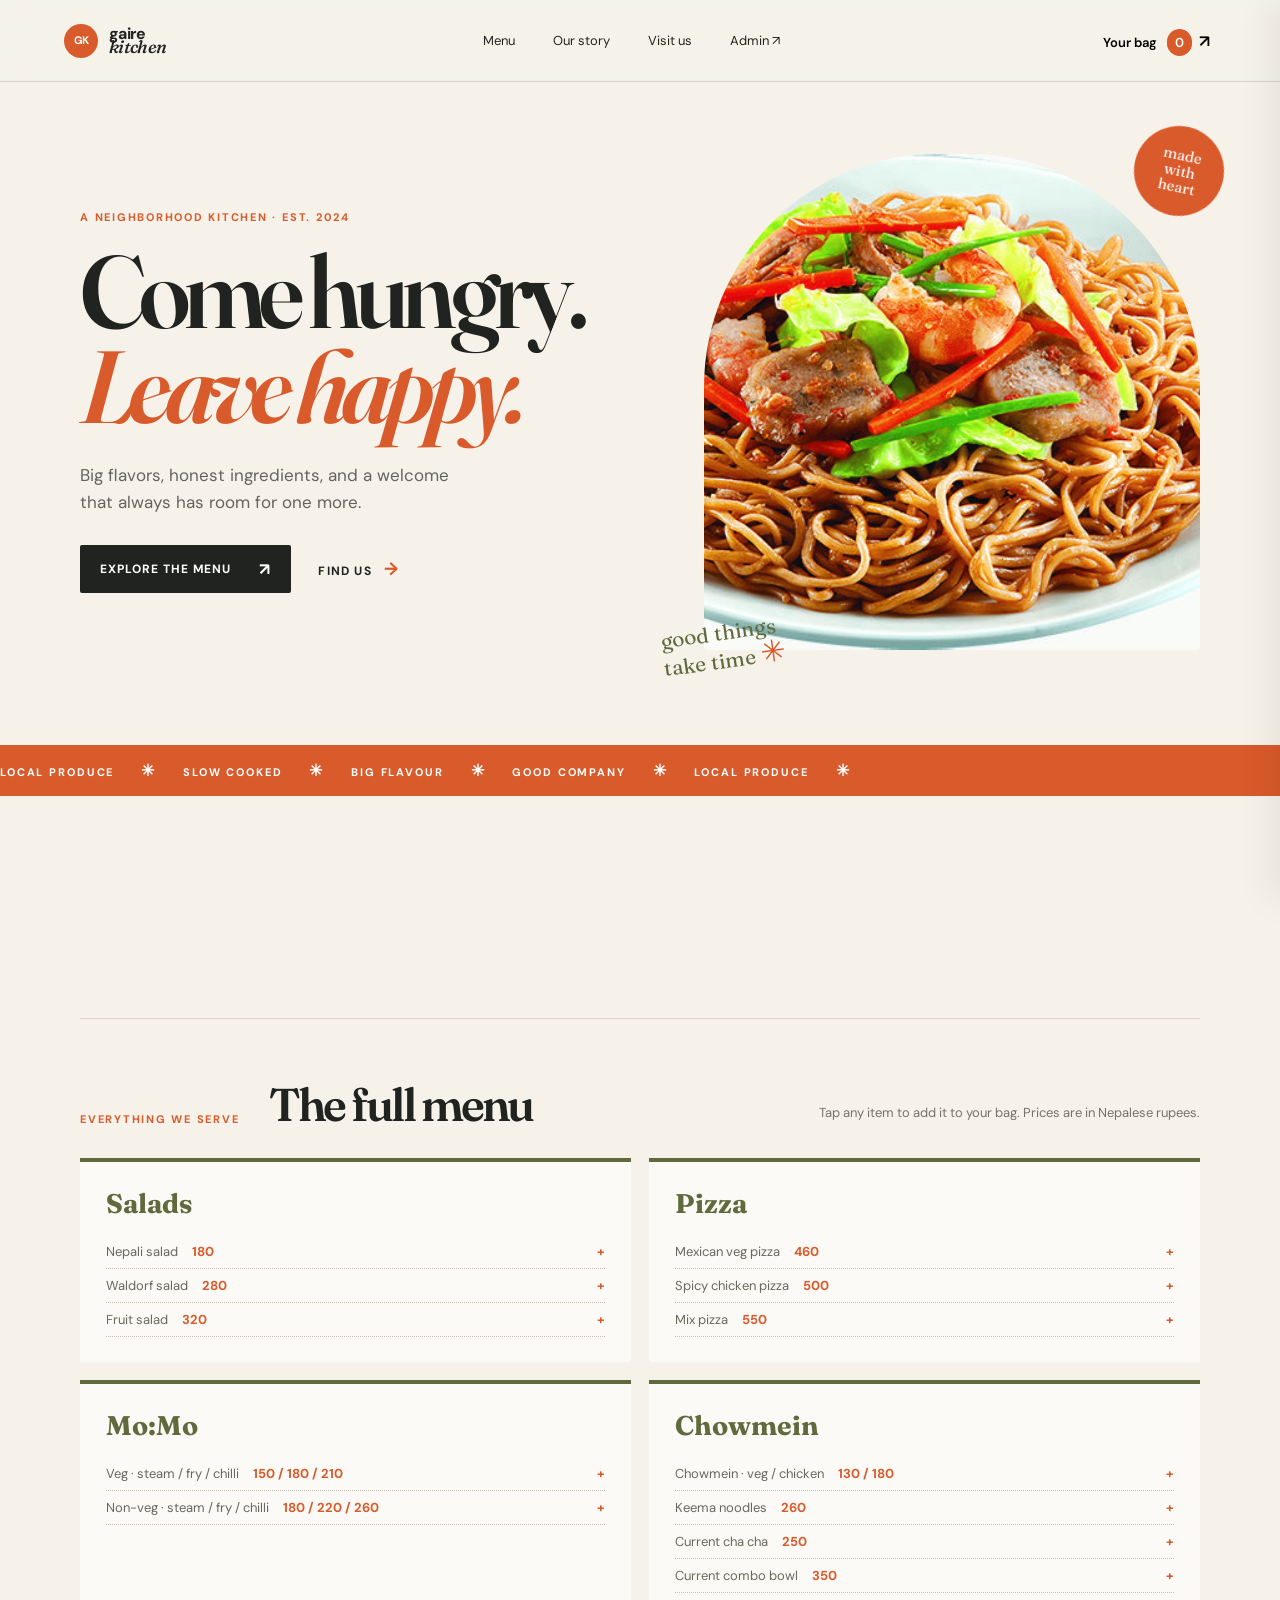
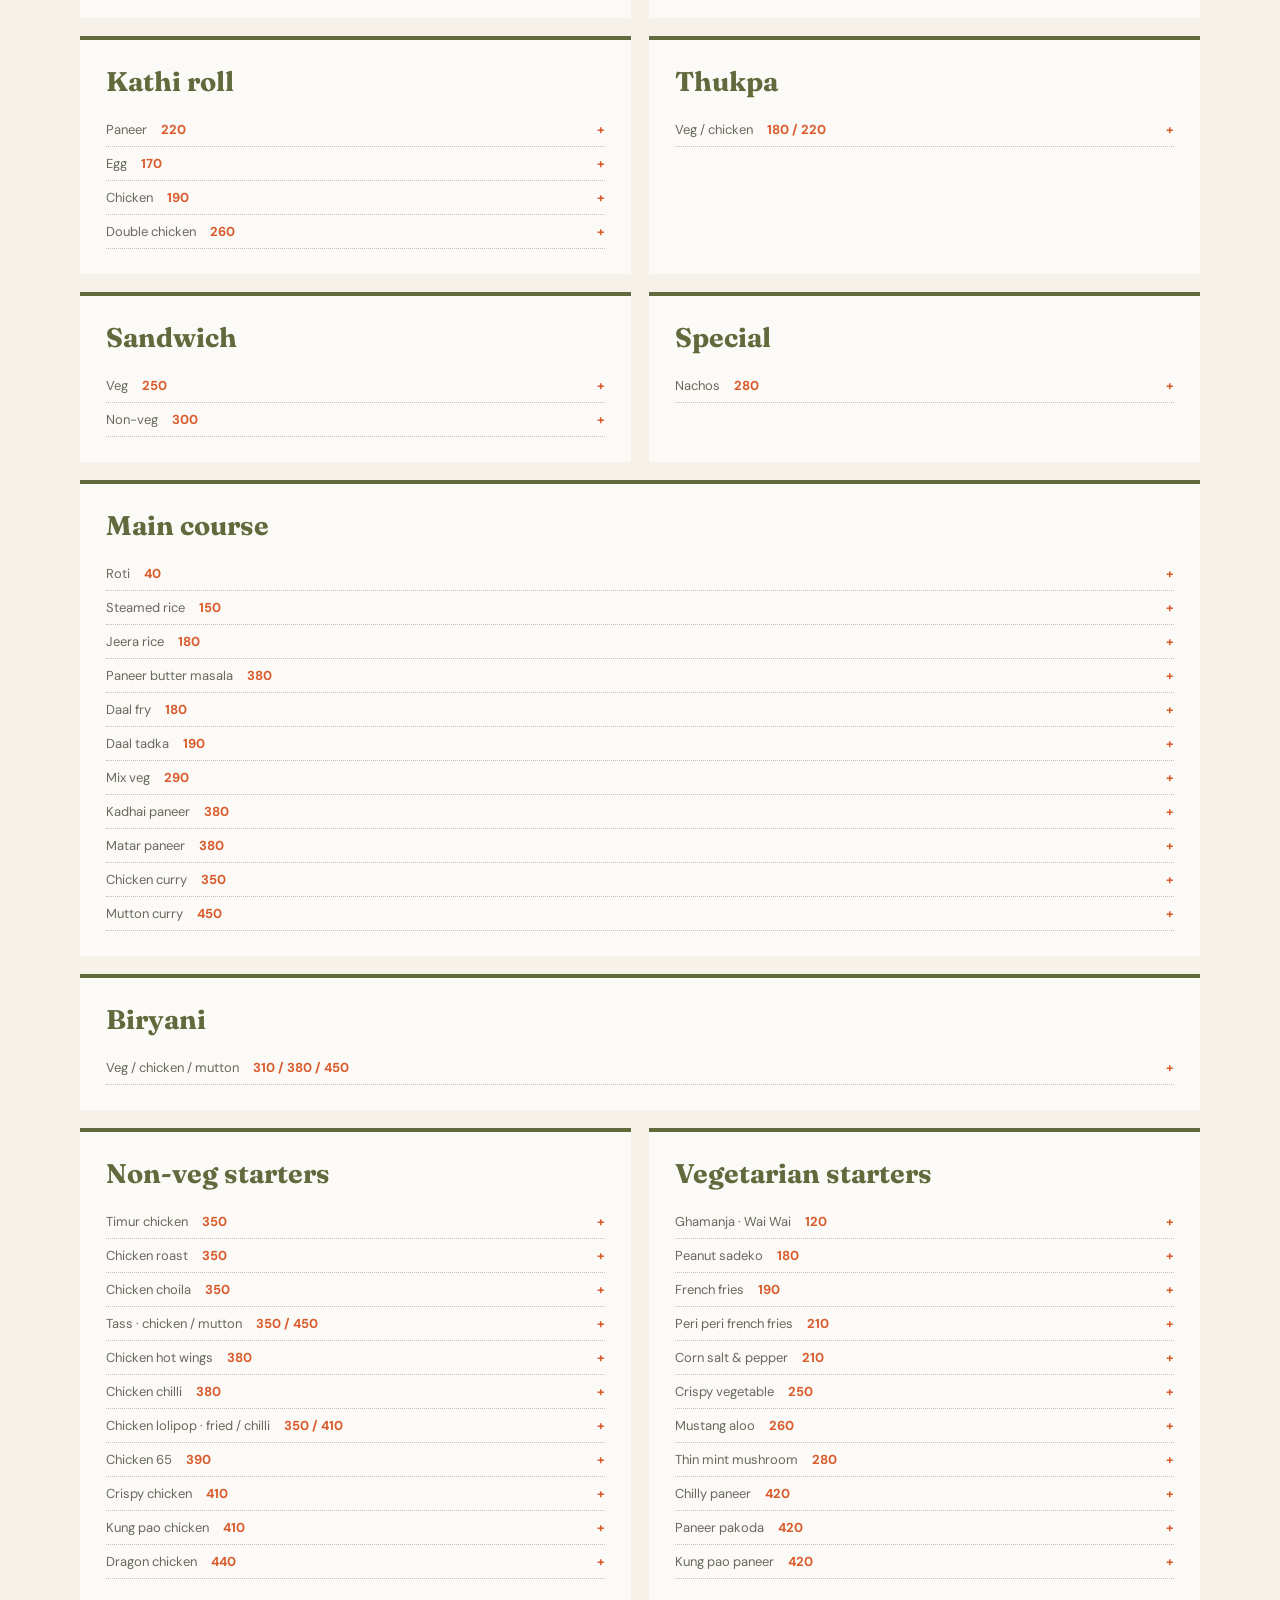
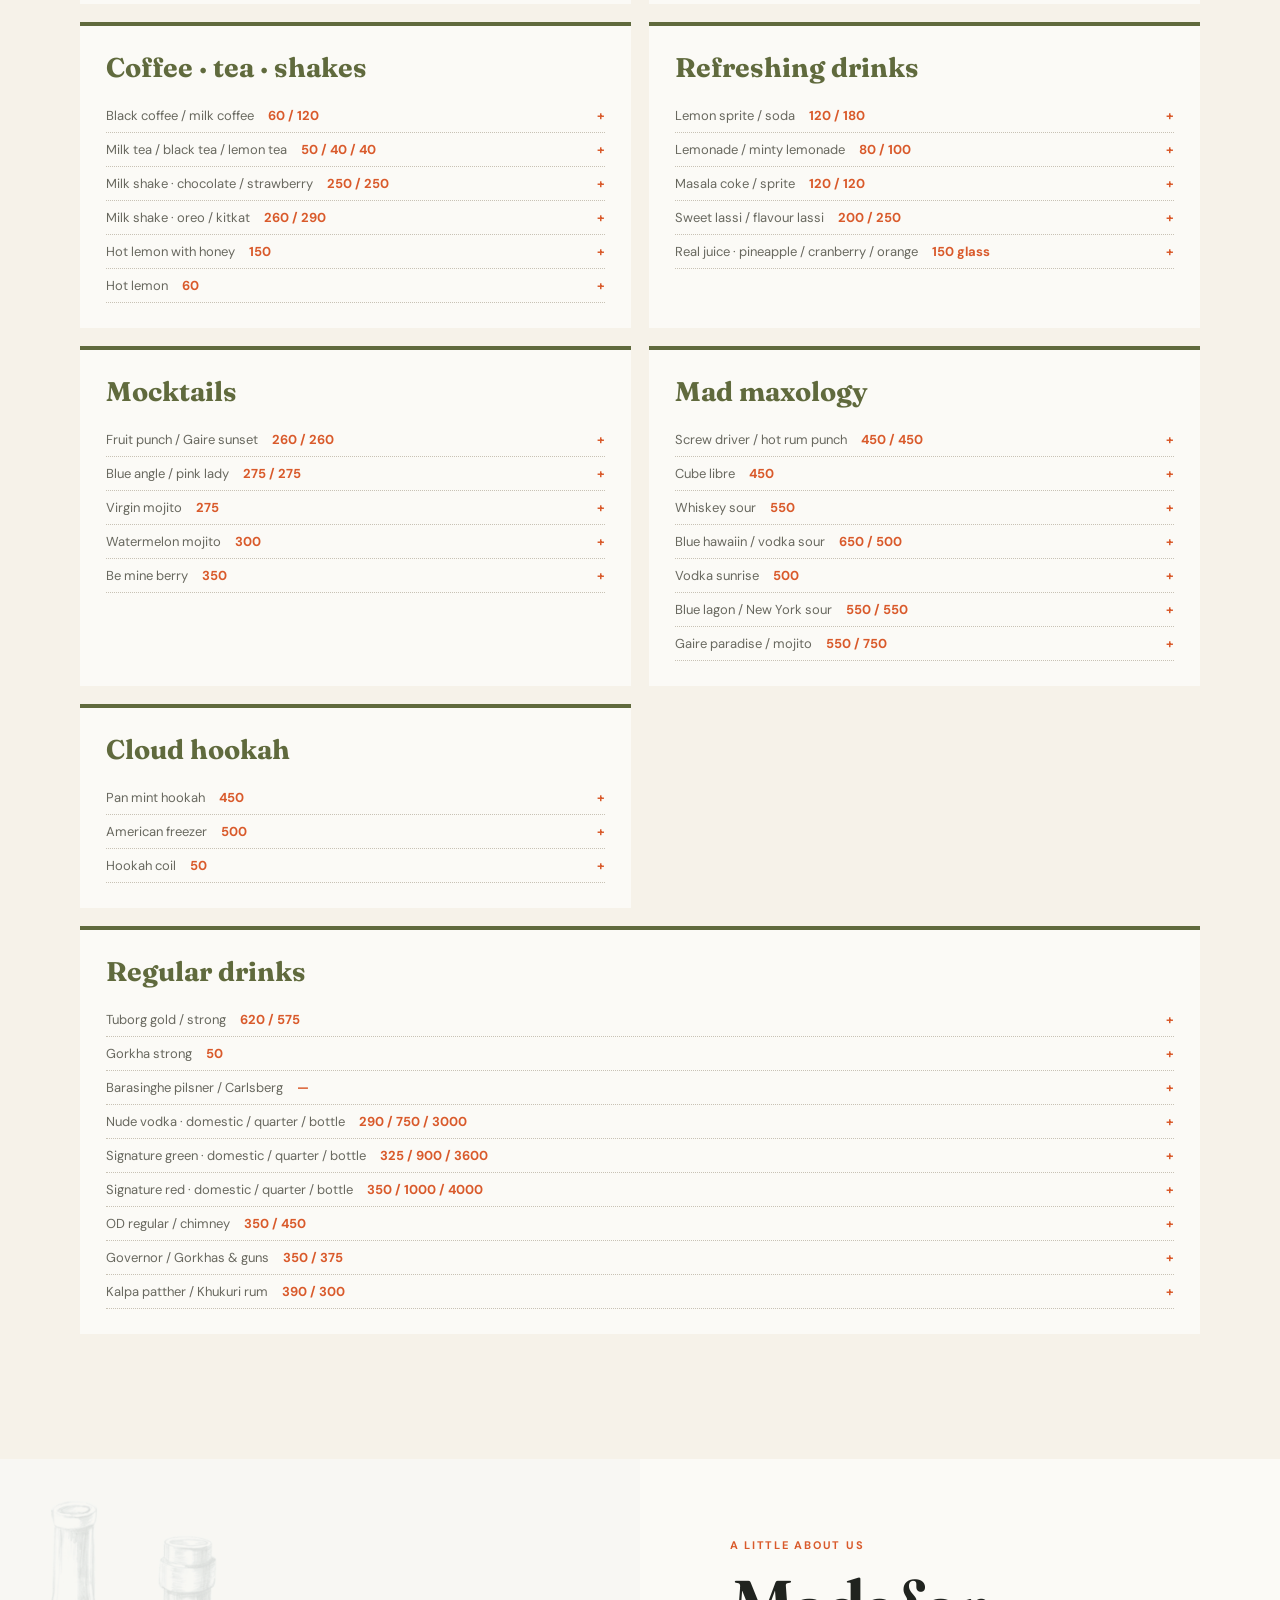
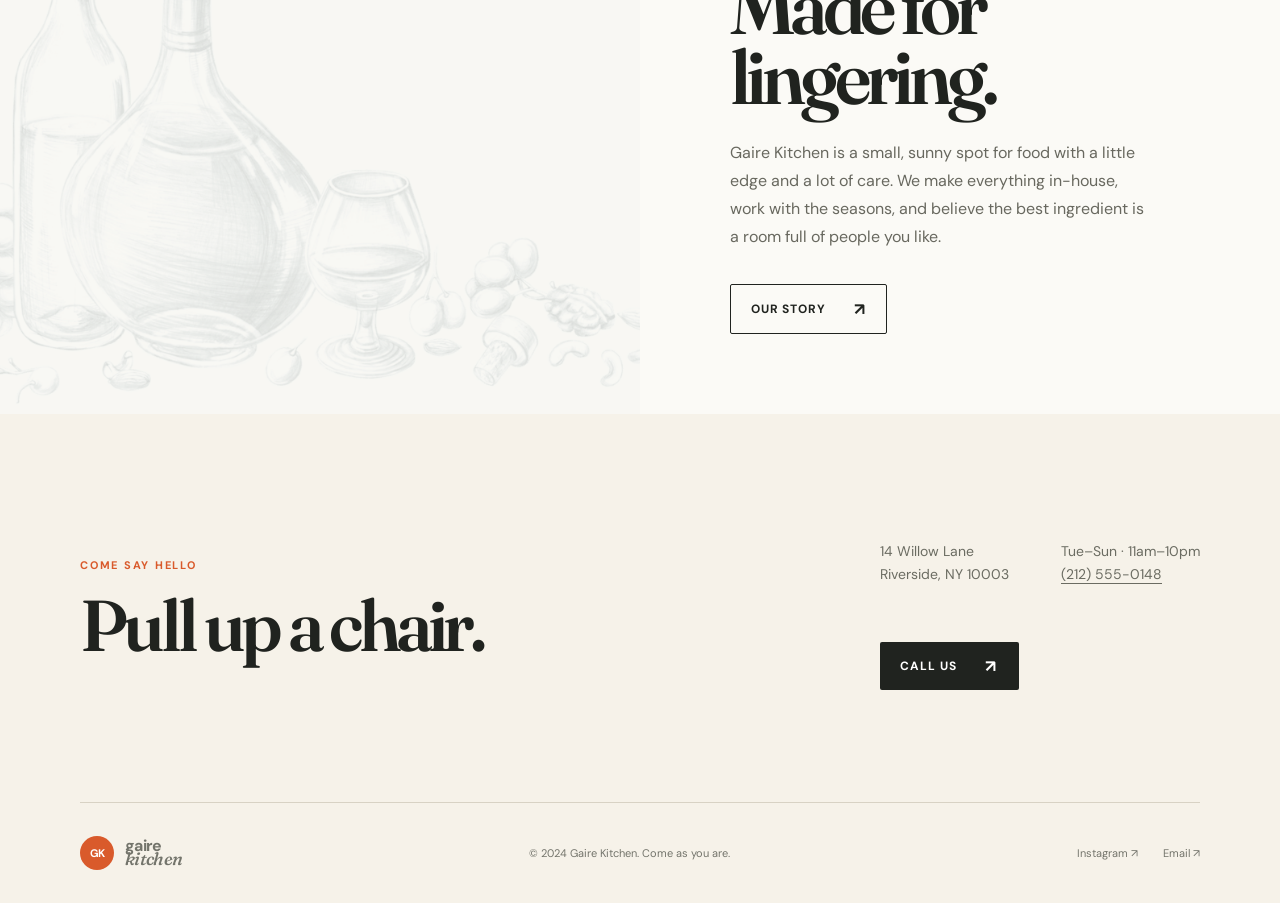
<file: index.html>
<!doctype html>
<html lang="en">
<head>
  <meta charset="UTF-8" />
  <meta name="viewport" content="width=device-width, initial-scale=1.0" />
  <title>Gaire Kitchen — Good food, gathered well</title>
  <link rel="preconnect" href="https://fonts.googleapis.com">
  <link rel="preconnect" href="https://fonts.gstatic.com" crossorigin>
  <link href="https://fonts.googleapis.com/css2?family=DM+Sans:wght@400;500;600;700&family=Fraunces:opsz,wght@9..144,500;9..144,600;9..144,700&display=swap" rel="stylesheet">
  <link rel="stylesheet" href="styles.css" />
  <link rel="stylesheet" href="overrides.css" />
  <link rel="stylesheet" href="live-overrides.css" />
</head>
<body>
  <header class="site-header">
    <a class="brand" href="#top" aria-label="Gaire Kitchen home"><span class="brand-mark">GK</span><span>gaire<br><em>kitchen</em></span></a>
    <nav class="desktop-nav" aria-label="Primary navigation"><a href="#menu">Menu</a><a href="#story">Our story</a><a href="#visit">Visit us</a><a href="dashboard.html">Admin ↗</a></nav>
    <button class="cart-button" id="cartToggle">Your bag <span id="cartCount">0</span><span class="arrow">↗</span></button>
    <button class="menu-toggle" id="menuToggle" aria-label="Open menu">☰</button>
  </header>

  <main id="top">
    <section class="hero section-wrap">
      <div class="hero-copy">
        <p class="eyebrow">A neighborhood kitchen · Est. 2024</p>
        <h1>Come hungry.<br><span>Leave happy.</span></h1>
        <p class="hero-lede">Big flavors, honest ingredients, and a welcome that always has room for one more.</p>
        <div class="hero-actions"><a class="button button-dark" href="#menu">Explore the menu <span>↗</span></a><a class="text-link" href="#visit">Find us <span>→</span></a></div>
      </div>
      <div class="hero-art"><div class="stamp">made<br>with<br>heart</div><img src="assets/noodles.jpg" alt="A colorful plate of stir-fried noodles" /><div class="scribble">good things<br>take time <span>✳</span></div></div>
    </section>

    <section class="ticker" aria-label="Restaurant values"><div>LOCAL PRODUCE <span>✳</span> SLOW COOKED <span>✳</span> BIG FLAVOUR <span>✳</span> GOOD COMPANY <span>✳</span> LOCAL PRODUCE <span>✳</span></div></section>

    <section class="menu-section section-wrap" id="menu">
      <div class="section-heading"><div><p class="eyebrow">The good stuff</p><h2>Everything we serve</h2></div><p class="section-note">Comforting classics, playful plates,<br>and something cold to wash it down.</p></div>
      <div class="filter-row" role="tablist"><button class="filter active" data-filter="all">All plates</button><button class="filter" data-filter="small">Small plates</button><button class="filter" data-filter="mains">Mains</button><button class="filter" data-filter="drinks">Drinks</button></div>
      <div class="menu-grid" id="menuGrid">
        <article class="menu-card" data-category="mains"><div class="dish-image dish-noodles"><span>01</span></div><div class="card-meta"><div><h3>Firecracker noodles</h3><p>Wok-tossed noodles, charred greens, sesame</p></div><strong>$14</strong></div><button class="add-button" data-name="Firecracker noodles" data-price="14">+ Add</button></article>
        <article class="menu-card" data-category="small"><div class="dish-image dish-crispy"><span>02</span></div><div class="card-meta"><div><h3>Crispy cauliflower</h3><p>Ginger-lime glaze, scallion, toasted peanut</p></div><strong>$10</strong></div><button class="add-button" data-name="Crispy cauliflower" data-price="10">+ Add</button></article>
        <article class="menu-card" data-category="mains"><div class="dish-image dish-bowl"><span>03</span></div><div class="card-meta"><div><h3>Gaire rice bowl</h3><p>Sticky rice, roasted squash, house pickle</p></div><strong>$16</strong></div><button class="add-button" data-name="Gaire rice bowl" data-price="16">+ Add</button></article>
        <article class="menu-card" data-category="drinks"><div class="dish-image dish-citrus"><span>04</span></div><div class="card-meta"><div><h3>Ginger spritz</h3><p>Ginger cordial, citrus, sparkling water</p></div><strong>$8</strong></div><button class="add-button" data-name="Ginger spritz" data-price="8">+ Add</button></article>
      </div>
      <div class="full-menu" id="full-menu">
        <div class="full-menu-heading"><p class="eyebrow">Everything we serve</p><h2>The full menu</h2><p>Tap any item to add it to your bag. Prices are in Nepalese rupees.</p></div>
        <div class="menu-list">
          <article class="menu-list-card"><h3>Salads</h3><p><span>Nepali salad</span><b>180</b></p><p><span>Waldorf salad</span><b>280</b></p><p><span>Fruit salad</span><b>320</b></p></article>
          <article class="menu-list-card"><h3>Pizza</h3><p><span>Mexican veg pizza</span><b>460</b></p><p><span>Spicy chicken pizza</span><b>500</b></p><p><span>Mix pizza</span><b>550</b></p></article>
          <article class="menu-list-card"><h3>Mo:Mo</h3><p><span>Veg · steam / fry / chilli</span><b>150 / 180 / 210</b></p><p><span>Non-veg · steam / fry / chilli</span><b>180 / 220 / 260</b></p></article>
          <article class="menu-list-card"><h3>Chowmein</h3><p><span>Chowmein · veg / chicken</span><b>130 / 180</b></p><p><span>Keema noodles</span><b>260</b></p><p><span>Current cha cha</span><b>250</b></p><p><span>Current combo bowl</span><b>350</b></p></article>
          <article class="menu-list-card"><h3>Kathi roll</h3><p><span>Paneer</span><b>220</b></p><p><span>Egg</span><b>170</b></p><p><span>Chicken</span><b>190</b></p><p><span>Double chicken</span><b>260</b></p></article>
          <article class="menu-list-card"><h3>Thukpa</h3><p><span>Veg / chicken</span><b>180 / 220</b></p></article>
          <article class="menu-list-card"><h3>Sandwich</h3><p><span>Veg</span><b>250</b></p><p><span>Non-veg</span><b>300</b></p></article>
          <article class="menu-list-card"><h3>Special</h3><p><span>Nachos</span><b>280</b></p></article>
          <article class="menu-list-card wide"><h3>Main course</h3><p><span>Roti</span><b>40</b></p><p><span>Steamed rice</span><b>150</b></p><p><span>Jeera rice</span><b>180</b></p><p><span>Paneer butter masala</span><b>380</b></p><p><span>Daal fry</span><b>180</b></p><p><span>Daal tadka</span><b>190</b></p><p><span>Mix veg</span><b>290</b></p><p><span>Kadhai paneer</span><b>380</b></p><p><span>Matar paneer</span><b>380</b></p><p><span>Chicken curry</span><b>350</b></p><p><span>Mutton curry</span><b>450</b></p></article>
          <article class="menu-list-card wide"><h3>Biryani</h3><p><span>Veg / chicken / mutton</span><b>310 / 380 / 450</b></p></article>
          <article class="menu-list-card"><h3>Non-veg starters</h3><p><span>Timur chicken</span><b>350</b></p><p><span>Chicken roast</span><b>350</b></p><p><span>Chicken choila</span><b>350</b></p><p><span>Tass · chicken / mutton</span><b>350 / 450</b></p><p><span>Chicken hot wings</span><b>380</b></p><p><span>Chicken chilli</span><b>380</b></p><p><span>Chicken lolipop · fried / chilli</span><b>350 / 410</b></p><p><span>Chicken 65</span><b>390</b></p><p><span>Crispy chicken</span><b>410</b></p><p><span>Kung pao chicken</span><b>410</b></p><p><span>Dragon chicken</span><b>440</b></p></article>
          <article class="menu-list-card"><h3>Vegetarian starters</h3><p><span>Ghamanja · Wai Wai</span><b>120</b></p><p><span>Peanut sadeko</span><b>180</b></p><p><span>French fries</span><b>190</b></p><p><span>Peri peri french fries</span><b>210</b></p><p><span>Corn salt & pepper</span><b>210</b></p><p><span>Crispy vegetable</span><b>250</b></p><p><span>Mustang aloo</span><b>260</b></p><p><span>Thin mint mushroom</span><b>280</b></p><p><span>Chilly paneer</span><b>420</b></p><p><span>Paneer pakoda</span><b>420</b></p><p><span>Kung pao paneer</span><b>420</b></p></article>
          <article class="menu-list-card"><h3>Coffee · tea · shakes</h3><p><span>Black coffee / milk coffee</span><b>60 / 120</b></p><p><span>Milk tea / black tea / lemon tea</span><b>50 / 40 / 40</b></p><p><span>Milk shake · chocolate / strawberry</span><b>250 / 250</b></p><p><span>Milk shake · oreo / kitkat</span><b>260 / 290</b></p><p><span>Hot lemon with honey</span><b>150</b></p><p><span>Hot lemon</span><b>60</b></p></article>
          <article class="menu-list-card"><h3>Refreshing drinks</h3><p><span>Lemon sprite / soda</span><b>120 / 180</b></p><p><span>Lemonade / minty lemonade</span><b>80 / 100</b></p><p><span>Masala coke / sprite</span><b>120 / 120</b></p><p><span>Sweet lassi / flavour lassi</span><b>200 / 250</b></p><p><span>Real juice · pineapple / cranberry / orange</span><b>150 glass</b></p></article>
          <article class="menu-list-card"><h3>Mocktails</h3><p><span>Fruit punch / Gaire sunset</span><b>260 / 260</b></p><p><span>Blue angle / pink lady</span><b>275 / 275</b></p><p><span>Virgin mojito</span><b>275</b></p><p><span>Watermelon mojito</span><b>300</b></p><p><span>Be mine berry</span><b>350</b></p></article>
          <article class="menu-list-card"><h3>Mad maxology</h3><p><span>Screw driver / hot rum punch</span><b>450 / 450</b></p><p><span>Cube libre</span><b>450</b></p><p><span>Whiskey sour</span><b>550</b></p><p><span>Blue hawaiin / vodka sour</span><b>650 / 500</b></p><p><span>Vodka sunrise</span><b>500</b></p><p><span>Blue lagon / New York sour</span><b>550 / 550</b></p><p><span>Gaire paradise / mojito</span><b>550 / 750</b></p></article>
          <article class="menu-list-card"><h3>Cloud hookah</h3><p><span>Pan mint hookah</span><b>450</b></p><p><span>American freezer</span><b>500</b></p><p><span>Hookah coil</span><b>50</b></p></article>
          <article class="menu-list-card wide"><h3>Regular drinks</h3><p><span>Tuborg gold / strong</span><b>620 / 575</b></p><p><span>Gorkha strong</span><b>50</b></p><p><span>Barasinghe pilsner / Carlsberg</span><b>—</b></p><p><span>Nude vodka · domestic / quarter / bottle</span><b>290 / 750 / 3000</b></p><p><span>Signature green · domestic / quarter / bottle</span><b>325 / 900 / 3600</b></p><p><span>Signature red · domestic / quarter / bottle</span><b>350 / 1000 / 4000</b></p><p><span>OD regular / chimney</span><b>350 / 450</b></p><p><span>Governor / Gorkhas & guns</span><b>350 / 375</b></p><p><span>Kalpa patther / Khukuri rum</span><b>390 / 300</b></p></article>
        </div>
      </div>
      <a class="menu-link" href="#full-menu">Jump to the full menu <span>↓</span></a>
    </section>

    <section class="story-section" id="story"><div class="story-art"><img src="assets/wine-sketch.png" alt="Hand-drawn bottles and glassware" /></div><div class="story-copy"><p class="eyebrow">A little about us</p><h2>Made for lingering.</h2><p>Gaire Kitchen is a small, sunny spot for food with a little edge and a lot of care. We make everything in-house, work with the seasons, and believe the best ingredient is a room full of people you like.</p><a class="button button-outline" href="#visit">Our story <span>↗</span></a></div></section>

    <section class="visit-section section-wrap" id="visit"><div><p class="eyebrow">Come say hello</p><h2>Pull up a chair.</h2></div><div class="visit-details"><p>14 Willow Lane<br>Riverside, NY 10003</p><p>Tue–Sun · 11am–10pm<br><a href="tel:+12125550148">(212) 555-0148</a></p><a class="button button-dark" href="tel:+12125550148">Call us <span>↗</span></a></div></section>
  </main>

  <footer class="footer section-wrap"><a class="brand" href="#top"><span class="brand-mark">GK</span><span>gaire<br><em>kitchen</em></span></a><p>© 2024 Gaire Kitchen. Come as you are.</p><div><a href="https://instagram.com" target="_blank" rel="noreferrer">Instagram ↗</a><a href="mailto:hello@gairekitchen.com">Email ↗</a></div></footer>
  <aside class="cart-drawer" id="cartDrawer" aria-hidden="true"><div class="drawer-head"><h2>Your bag</h2><button id="cartClose" aria-label="Close bag">×</button></div><div id="cartItems" class="cart-items"><p class="empty-cart">Your bag is empty.<br>Let's fix that.</p></div><div class="cart-footer"><div><span>Subtotal</span><strong id="cartTotal">Rs. 0</strong></div><button class="button button-dark" id="checkoutButton">Checkout <span>↗</span></button></div></aside>
  <div class="checkout-modal" id="checkoutModal" aria-hidden="true"><div class="checkout-card"><button class="checkout-close" id="checkoutClose" aria-label="Close checkout">×</button><p class="eyebrow">Almost there</p><h2>Complete your order</h2><p class="checkout-summary">Your order total: <strong id="checkoutTotal">Rs. 0</strong></p><form id="checkoutForm"><label>Full name<input name="name" required placeholder="Your name" /></label><label>Phone number<input name="phone" required type="tel" placeholder="98XXXXXXXX" /></label><label>Delivery address<textarea name="address" required placeholder="Where should we bring it?"></textarea></label><label>Payment method<select name="payment"><option>Cash on delivery</option><option>Pay at pickup</option><option>Online payment</option></select></label><button class="button button-dark" type="submit">Place order <span>↗</span></button></form><div class="order-success" id="orderSuccess"><span>✓</span><h3>Order received!</h3><p>Thanks. We’ll call you shortly to confirm.</p></div></div></div>
  <div class="scrim" id="scrim"></div>
  <script src="script.js"></script>
  <script src="checkout.js"></script>
</body>
</html>
</file>
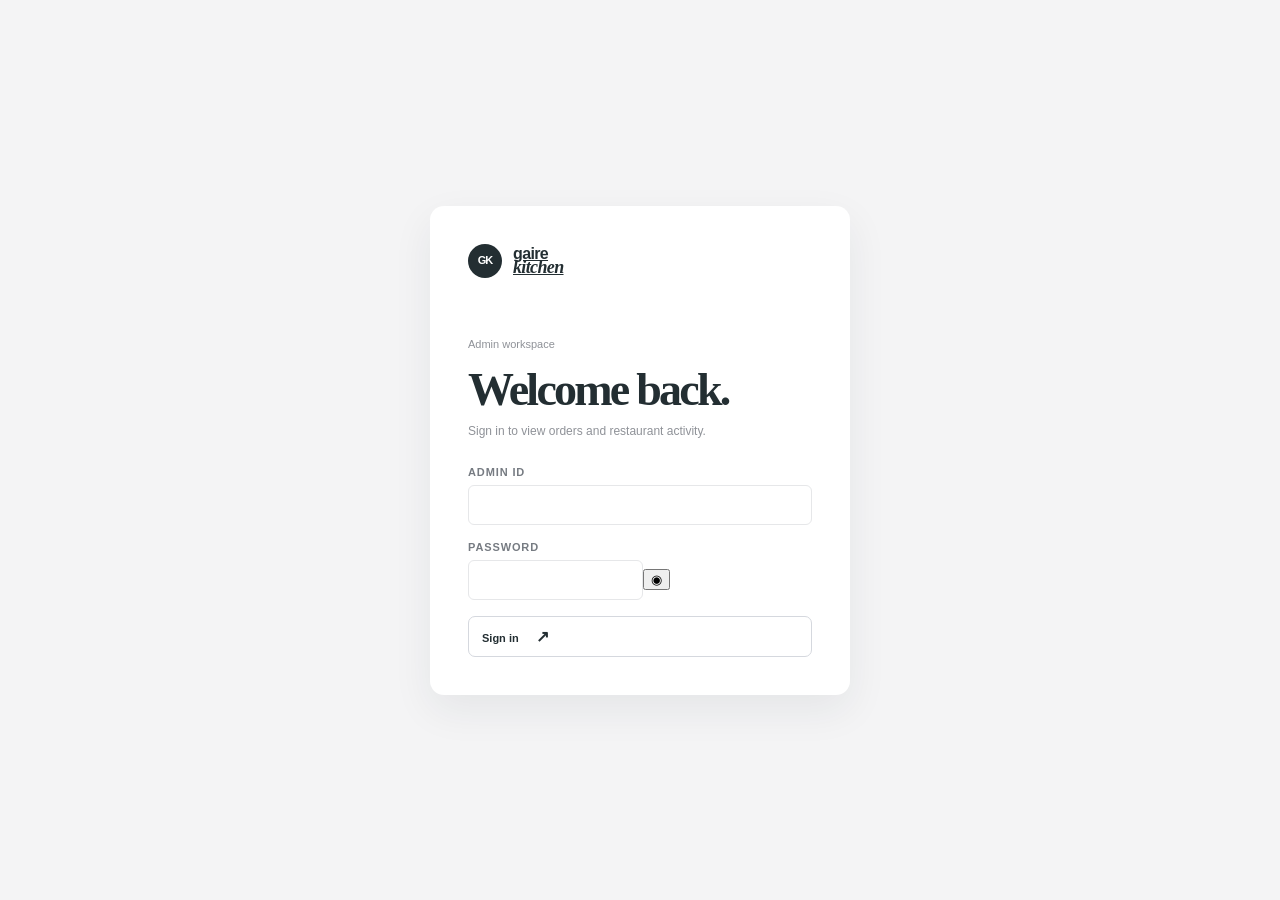
<file: admin-login.html>
<!doctype html><html lang="en"><head><meta charset="UTF-8"><meta name="viewport" content="width=device-width,initial-scale=1"><title>Gaire Kitchen — Admin login</title><link rel="stylesheet" href="dashboard.css"><link rel="stylesheet" href="login.css"></head><body><main class="login-page"><div class="login-card"><a class="brand" href="index.html"><span class="brand-mark">GK</span><span>gaire<br><em>kitchen</em></span></a><p class="kicker">Admin workspace</p><h1>Welcome back.</h1><p class="subhead">Sign in to view orders and restaurant activity.</p><form id="adminLogin"><label>Admin ID<input id="adminId" required autocomplete="username"></label><label>Password<div class="password-wrap"><input id="adminPassword" required type="password" autocomplete="current-password"><button type="button" class="password-eye" id="togglePassword" aria-label="Show password">◉</button></div></label><button class="export-button" type="submit">Sign in <span>↗</span></button><p class="login-error" id="loginError">Incorrect admin ID or password.</p></form></div></main><script>document.getElementById('adminLogin').onsubmit=e=>{e.preventDefault();if(document.getElementById('adminId').value==='Gaire web'&&document.getElementById('adminPassword').value==='12345678'){sessionStorage.setItem('gaire_admin_auth','true');location.href='dashboard.html'}else document.getElementById('loginError').classList.add('show')};const pw=document.getElementById('adminPassword'),eye=document.getElementById('togglePassword');eye.onclick=()=>{const show=pw.type==='password';pw.type=show?'text':'password';eye.textContent=show?'◎':'◉';eye.setAttribute('aria-label',show?'Hide password':'Show password')};</script></body></html>
</file>
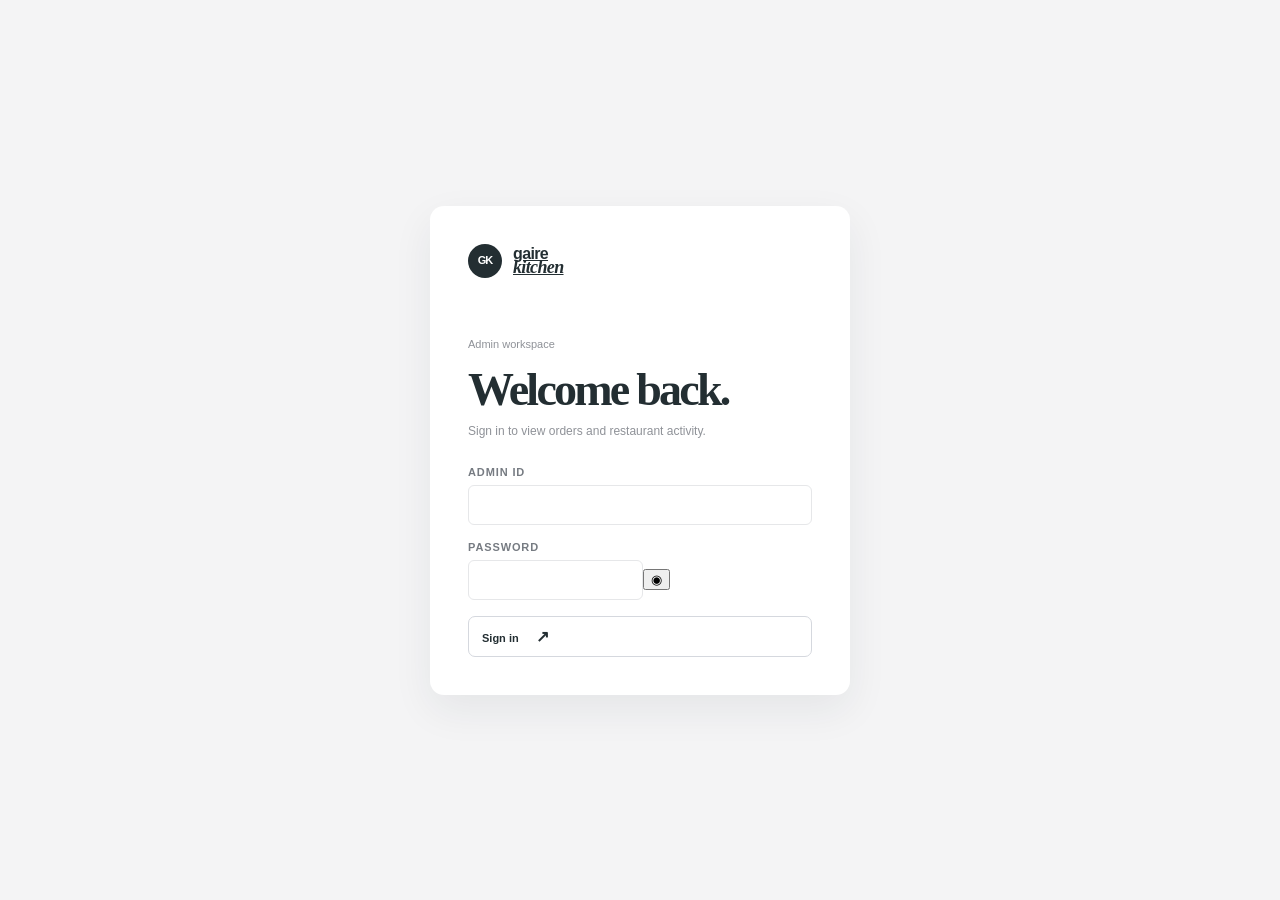
<file: dashboard.html>
<!doctype html>
<html lang="en"><head><meta charset="UTF-8"><meta name="viewport" content="width=device-width,initial-scale=1"><title>Gaire Kitchen — Dashboard</title><link rel="preconnect" href="https://fonts.googleapis.com"><link rel="preconnect" href="https://fonts.gstatic.com" crossorigin><link href="https://fonts.googleapis.com/css2?family=DM+Sans:wght@400;500;600;700&family=Fraunces:opsz,wght@9..144,600&display=swap" rel="stylesheet"><link rel="stylesheet" href="dashboard.css"></head>
<body><div class="app-shell">
  <aside class="sidebar"><a class="brand" href="index.html"><span class="brand-mark">GK</span><span>gaire<br><em>kitchen</em></span></a><div class="workspace"><span class="avatar">G</span><div><strong>Gaire Kitchen</strong><small>Restaurant workspace</small></div><span class="chevron">⌄</span></div><nav><p class="nav-label">Workspace</p><a class="nav-item active" href="#overview"><span>⌂</span> Overview</a><a class="nav-item" href="#orders"><span>↗</span> Orders <b>12</b></a><a class="nav-item" href="#menu"><span>☷</span> Menu</a><a class="nav-item" href="#customers"><span>♧</span> Customers</a><p class="nav-label second">Manage</p><a class="nav-item" href="#payments"><span>◉</span> Payments</a><a class="nav-item" href="#settings"><span>⚙</span> Settings</a></nav><div class="sidebar-bottom"><div class="help"><span>?</span><div><strong>Need a hand?</strong><small>Visit the help center</small></div><span>↗</span></div><a class="nav-item" href="index.html"><span>←</span> View customer site</a></div></aside>
  <main class="main" id="overview"><header class="topbar"><button class="mobile-menu" id="mobileMenu">☰</button><div class="crumbs"><span>Workspace</span><b>/</b><strong>Overview</strong></div><div class="top-actions"><button class="icon-button" aria-label="Notifications">♧<i></i></button><div class="user"><span class="user-photo">AK</span><span>Admin</span><span>⌄</span></div></div></header>
    <div class="page-head"><div><p class="kicker">Friday, August 21, 2026</p><h1>Good morning, Admin <span>✦</span></h1><p class="subhead">Here’s what’s happening with your kitchen today.</p></div><button class="export-button" id="exportButton">Export report <span>↓</span></button></div>
    <div class="period-row"><div class="period-tabs"><button class="period active">7 days</button><button class="period">30 days</button><button class="period">3 months</button><button class="period">Custom <span>⌄</span></button></div><span class="updated">Updated just now <i></i></span></div>
    <section class="metrics"><article class="metric-card blue"><div class="metric-top"><span>Total sales</span><span class="metric-icon">↗</span></div><strong>Rs. 128,420</strong><p><em>+18.4%</em> vs. previous period</p><div class="mini-bars"><i style="height:30%"></i><i style="height:48%"></i><i style="height:42%"></i><i style="height:67%"></i><i style="height:52%"></i><i style="height:79%"></i><i style="height:92%"></i></div></article><article class="metric-card lilac"><div class="metric-top"><span>Orders</span><span class="metric-icon">◫</span></div><strong>486</strong><p><em>+12.8%</em> vs. previous period</p><div class="mini-bars"><i style="height:42%"></i><i style="height:35%"></i><i style="height:60%"></i><i style="height:53%"></i><i style="height:76%"></i><i style="height:67%"></i><i style="height:86%"></i></div></article><article class="metric-card white"><div class="metric-top"><span>Average order value</span><span class="metric-icon">◌</span></div><strong>Rs. 264</strong><p><em class="red">-2.1%</em> vs. previous period</p><div class="sparkline"><svg viewBox="0 0 180 45" preserveAspectRatio="none"><path d="M0 31 C20 25 22 31 38 24 S59 29 75 19 S98 25 115 16 S138 18 154 9 S171 13 180 5"/></svg></div></article><article class="metric-card dark"><div class="metric-top"><span>Returning customers</span><span class="metric-icon">↺</span></div><strong>34.6%</strong><p><em>+5.9%</em> vs. previous period</p><div class="ring"><span>34.6<small>%</small></span></div></article></section>
    <section class="dashboard-grid"><article class="panel revenue-panel"><div class="panel-head"><div><h2>Revenue overview</h2><p>Sales performance across the week</p></div><button class="select">This week ⌄</button></div><div class="chart"><div class="y-axis"><span>40k</span><span>30k</span><span>20k</span><span>10k</span><span>0</span></div><div class="chart-area"><div class="gridlines"><i></i><i></i><i></i><i></i><i></i></div><svg viewBox="0 0 700 230" preserveAspectRatio="none"><defs><linearGradient id="fill" x1="0" x2="0" y1="0" y2="1"><stop offset="0" stop-color="#1b47db" stop-opacity=".25"/><stop offset="1" stop-color="#1b47db" stop-opacity="0"/></linearGradient></defs><path class="area" d="M0 177 C35 158 62 168 100 145 S160 115 200 132 S245 115 288 94 S340 110 380 77 S427 113 466 84 S520 59 555 74 S610 43 650 51 S682 31 700 22 L700 230 L0 230Z"/><path class="line" d="M0 177 C35 158 62 168 100 145 S160 115 200 132 S245 115 288 94 S340 110 380 77 S427 113 466 84 S520 59 555 74 S610 43 650 51 S682 31 700 22"/></svg><div class="x-axis"><span>Mon</span><span>Tue</span><span>Wed</span><span>Thu</span><span>Fri</span><span>Sat</span><span>Sun</span></div></div></div><div class="chart-legend"><span><i class="dot blue-dot"></i> Revenue</span><span><i class="dot gray-dot"></i> Rs. 128,420 total</span></div></article>
      <article class="panel top-items"><div class="panel-head"><div><h2>Top menu items</h2><p>By total sales this period</p></div><a href="index.html#full-menu">View menu ↗</a></div><div class="item-row"><span class="food-icon orange">🍜</span><div><strong>Firecracker noodles</strong><small>142 orders</small></div><b>Rs. 19,880</b><div class="progress"><i style="width:92%"></i></div></div><div class="item-row"><span class="food-icon green">🥟</span><div><strong>Chicken mo:mo</strong><small>118 orders</small></div><b>Rs. 18,420</b><div class="progress"><i style="width:81%"></i></div></div><div class="item-row"><span class="food-icon yellow">🍚</span><div><strong>Gaire rice bowl</strong><small>96 orders</small></div><b>Rs. 15,360</b><div class="progress"><i style="width:67%"></i></div></div><div class="item-row"><span class="food-icon pink">🥤</span><div><strong>Ginger spritz</strong><small>84 orders</small></div><b>Rs. 10,080</b><div class="progress"><i style="width:51%"></i></div></div></article>
      <article class="panel orders-panel" id="orders"><div class="panel-head"><div><h2>Recent orders</h2><p>Latest activity from your storefront</p></div><a href="#orders">View all ↗</a></div><div class="table-head"><span>Order</span><span>Customer</span><span>Items</span><span>Total</span><span>Status</span></div><div class="order-row"><strong>#GK-2486</strong><span><i class="customer-avatar a1">RS</i> Riya Shah</span><span>3 items</span><b>Rs. 840</b><em class="status ready">Ready</em></div><div class="order-row"><strong>#GK-2485</strong><span><i class="customer-avatar a2">AM</i> Arjun Mehta</span><span>2 items</span><b>Rs. 520</b><em class="status cooking">Cooking</em></div><div class="order-row"><strong>#GK-2484</strong><span><i class="customer-avatar a3">SN</i> Saanvi N.</span><span>5 items</span><b>Rs. 1,280</b><em class="status delivered">Delivered</em></div><div class="order-row"><strong>#GK-2483</strong><span><i class="customer-avatar a4">DK</i> Dev Khadka</span><span>1 item</span><b>Rs. 180</b><em class="status delivered">Delivered</em></div></article>
      <article class="panel conversion"><div class="panel-head"><div><h2>Order conversion</h2><p>From visit to checkout</p></div><span class="more">•••</span></div><div class="funnel"><div><span>Visitors</span><strong>2,840</strong><i style="width:100%"></i></div><div><span>Menu views</span><strong>1,920</strong><i style="width:72%"></i></div><div><span>Added to bag</span><strong>820</strong><i style="width:47%"></i></div><div><span>Completed orders</span><strong>486</strong><i style="width:28%"></i></div></div></article>
    </section><footer class="footer"><span>Gaire Kitchen Dashboard</span><span>All systems operational <i></i></span></footer>
  </main></div><div class="toast" id="toast">Report export started <span>✓</span></div><script src="dashboard.js"></script><script src="dashboard-live.js"></script></body></html>
</file>
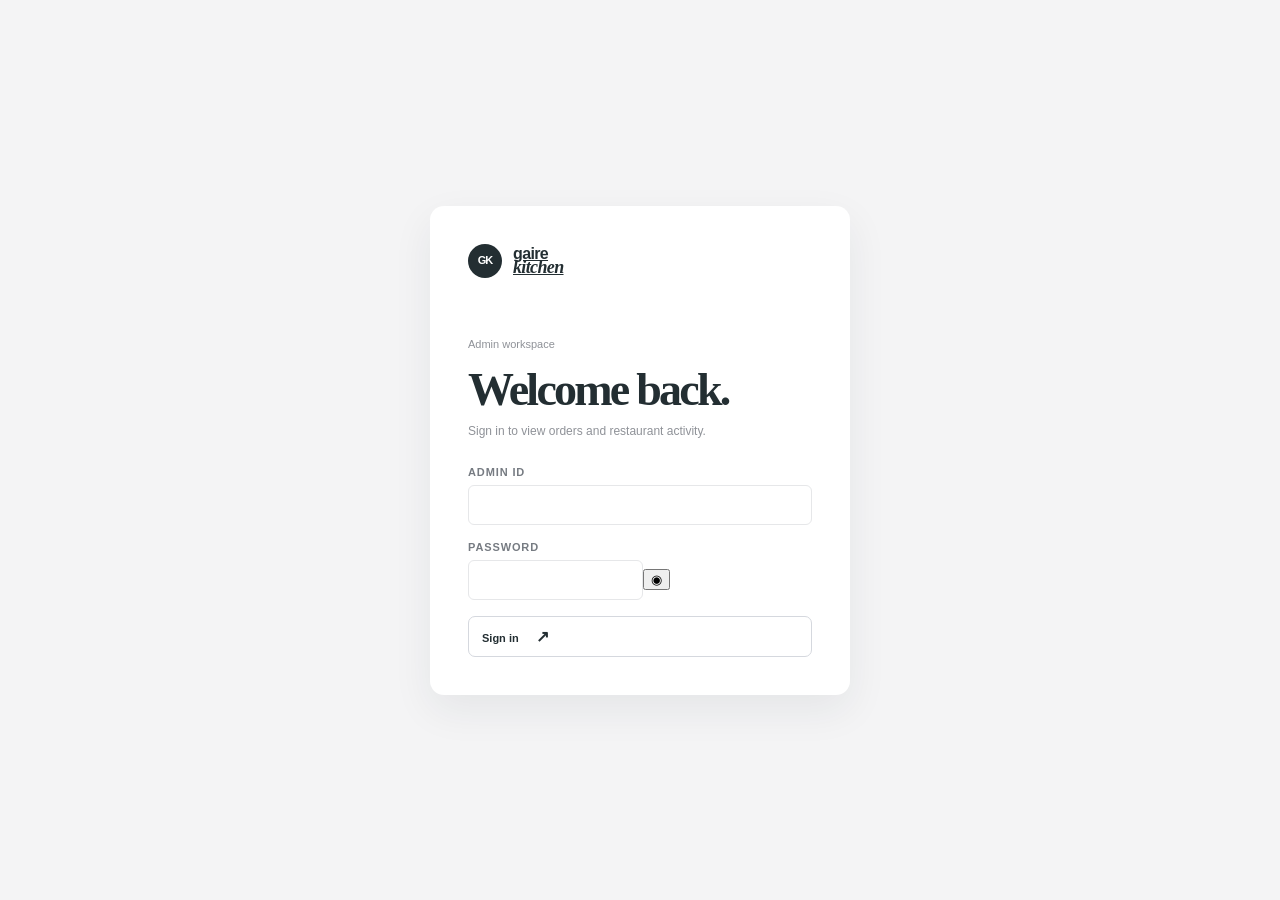
<file: orders.html>
<!doctype html><html lang="en"><head><meta charset="UTF-8"><meta name="viewport" content="width=device-width,initial-scale=1"><title>Gaire Kitchen — Recent orders</title><link rel="preconnect" href="https://fonts.googleapis.com"><link rel="preconnect" href="https://fonts.gstatic.com" crossorigin><link href="https://fonts.googleapis.com/css2?family=DM+Sans:wght@400;500;600;700&family=Fraunces:opsz,wght@9..144,600&display=swap" rel="stylesheet"><link rel="stylesheet" href="dashboard.css"><link rel="stylesheet" href="orders.css"></head><body><div class="app-shell"><aside class="sidebar"><a class="brand" href="dashboard.html"><span class="brand-mark">GK</span><span>gaire<br><em>kitchen</em></span></a><div class="workspace"><span class="avatar">G</span><div><strong>Gaire Kitchen</strong><small>Restaurant workspace</small></div></div><nav><p class="nav-label">Workspace</p><a class="nav-item" href="dashboard.html"><span>⌂</span> Overview</a><a class="nav-item active" href="orders.html"><span>↗</span> Orders</a><a class="nav-item" href="index.html#full-menu"><span>☷</span> Menu</a></nav><div class="sidebar-bottom"><a class="nav-item" href="index.html"><span>←</span> View customer site</a></div></aside><main class="main"><header class="topbar"><div class="crumbs"><span>Workspace</span><b>/</b><strong>Recent orders</strong></div><a class="back-link" href="dashboard.html">← Back to overview</a></header><div class="page-head"><div><p class="kicker">Order management</p><h1>Recent orders</h1><p class="subhead">Read every order, item, and pickup detail from the customer website.</p></div><button class="export-button" id="refreshOrders">Refresh orders <span>↻</span></button></div><section class="orders-page-panel"><div class="orders-summary"><span><strong id="orderCount">0</strong> total orders</span><span>Synced with customer checkout <i></i></span></div><div id="allOrders"></div></section></main></div><script src="orders.js"></script></body></html>
</file>
<file: styles.css>
:root{--ink:#20231f;--cream:#f6f2e9;--paper:#fbfaf6;--orange:#d95a2b;--line:#d8d2c4;--olive:#606a3d}*{box-sizing:border-box}html{scroll-behavior:smooth}body{margin:0;background:var(--cream);color:var(--ink);font-family:'DM Sans',sans-serif}a{color:inherit;text-decoration:none}.site-header{height:82px;display:flex;align-items:center;justify-content:space-between;padding:0 5vw;border-bottom:1px solid var(--line);background:rgba(246,242,233,.9);position:sticky;top:0;z-index:5;backdrop-filter:blur(10px)}.brand{display:flex;align-items:center;gap:11px;font-size:16px;line-height:.82;font-weight:700;letter-spacing:-.04em}.brand em{font-family:Fraunces,serif;font-weight:500;font-size:18px}.brand-mark{display:grid;place-items:center;width:34px;height:34px;border-radius:50%;background:var(--orange);color:#fff;font-size:11px;letter-spacing:-.08em}.desktop-nav{display:flex;gap:38px;font-size:13px}.desktop-nav a:hover,.footer a:hover{color:var(--orange)}.cart-button,.menu-toggle{border:0;background:none;font:inherit;cursor:pointer}.cart-button{font-size:13px;font-weight:600}.cart-button span:first-child{background:var(--orange);color:#fff;border-radius:20px;padding:5px 8px;margin-left:7px}.arrow{font-size:17px;margin-left:7px}.menu-toggle{display:none;font-size:24px}.section-wrap{width:min(1120px,90vw);margin:auto}.hero{display:grid;grid-template-columns:1.05fr .95fr;min-height:640px;align-items:center;gap:6vw;padding:72px 0 95px}.eyebrow{color:var(--orange);font-size:11px;text-transform:uppercase;letter-spacing:.16em;font-weight:700;margin:0 0 20px}.hero h1,h2{font-family:Fraunces,serif;font-weight:600;letter-spacing:-.065em;line-height:.92;margin:0}.hero h1{font-size:clamp(64px,8vw,112px);max-width:650px}.hero h1 span{color:var(--orange);font-style:italic}.hero-lede{max-width:375px;font-size:17px;line-height:1.6;color:#64645c;margin:29px 0}.hero-actions{display:flex;align-items:center;gap:27px}.button{display:inline-flex;align-items:center;gap:28px;padding:16px 20px;border-radius:2px;font-size:12px;font-weight:700;text-transform:uppercase;letter-spacing:.08em;transition:.2s}.button span{font-size:17px;line-height:0}.button-dark{background:var(--ink);color:#fff}.button-dark:hover{background:var(--orange);transform:translateY(-2px)}.button-outline{border:1px solid var(--ink)}.button-outline:hover{background:var(--ink);color:#fff}.text-link{font-size:12px;text-transform:uppercase;letter-spacing:.1em;font-weight:700}.text-link span{color:var(--orange);font-size:18px;margin-left:8px}.hero-art{position:relative}.hero-art img{display:block;width:100%;aspect-ratio:1/1;object-fit:cover;border-radius:47% 47% 4px 4px;filter:saturate(.92)}.stamp{position:absolute;z-index:1;right:-24px;top:-28px;width:90px;height:90px;border-radius:50%;background:var(--orange);color:white;display:grid;place-items:center;text-align:center;font-family:Fraunces,serif;font-size:15px;line-height:1.05;transform:rotate(12deg)}.scribble{position:absolute;left:-42px;bottom:-23px;font-family:Fraunces,serif;font-size:21px;line-height:1;color:var(--olive);transform:rotate(-8deg)}.scribble span{font-family:DM Sans;font-size:30px;color:var(--orange)}.ticker{overflow:hidden;background:var(--orange);color:#fff;padding:15px 0;font-size:11px;font-weight:700;letter-spacing:.17em;white-space:nowrap}.ticker div{animation:scroll 24s linear infinite}.ticker span{font-size:16px;margin:0 22px}@keyframes scroll{to{transform:translateX(-22%)}}.menu-section{padding:112px 0 125px}.section-heading{display:flex;align-items:end;justify-content:space-between;margin-bottom:42px}.section-heading h2,.visit-section h2{font-size:72px}.section-note{color:#74736a;line-height:1.6;font-size:14px}.filter-row{display:flex;gap:12px;border-bottom:1px solid var(--line);padding-bottom:17px;margin-bottom:29px}.filter{border:0;background:none;font:inherit;color:#85857a;font-size:12px;cursor:pointer;text-transform:uppercase;letter-spacing:.08em;padding:7px 0;margin-right:18px}.filter.active,.filter:hover{color:var(--ink);font-weight:700}.filter.active{border-bottom:2px solid var(--orange)}.menu-grid{display:grid;grid-template-columns:repeat(4,1fr);gap:22px}.menu-card{position:relative}.dish-image{height:235px;position:relative;overflow:hidden;background:#d9d6c8}.dish-image span{position:absolute;right:12px;top:12px;font-size:11px;color:#fff;background:rgba(31,35,31,.8);border-radius:50%;width:27px;height:27px;display:grid;place-items:center}.dish-noodles{background:linear-gradient(145deg,#c8783e,#533e2d)}.dish-noodles:before{content:'🍜';font-size:130px;position:absolute;inset:42px 0 0;text-align:center;filter:saturate(1.1)}.dish-crispy{background:linear-gradient(140deg,#e9c680,#b76c2e)}.dish-crispy:before{content:'🥦';font-size:125px;position:absolute;inset:42px 0 0;text-align:center}.dish-bowl{background:linear-gradient(150deg,#859061,#353c28)}.dish-bowl:before{content:'🍚';font-size:125px;position:absolute;inset:41px 0 0;text-align:center}.dish-citrus{background:linear-gradient(140deg,#efd8aa,#a4b083)}.dish-citrus:before{content:'🍋';font-size:125px;position:absolute;inset:42px 0 0;text-align:center}.card-meta{display:flex;justify-content:space-between;gap:10px;padding:17px 0 10px}.card-meta h3{font-family:Fraunces,serif;font-size:20px;margin:0 0 7px;font-weight:600}.card-meta p{margin:0;font-size:11px;color:#74736a;line-height:1.4}.card-meta strong{font-size:14px;color:var(--orange)}.add-button{border:0;background:none;padding:0;color:var(--orange);font:inherit;font-size:11px;font-weight:700;text-transform:uppercase;letter-spacing:.08em;cursor:pointer}.add-button:hover{color:var(--ink)}.menu-link{display:block;text-align:center;margin-top:58px;text-transform:uppercase;font-size:11px;font-weight:700;letter-spacing:.12em}.menu-link span{color:var(--orange);font-size:17px;margin-left:8px}.story-section{background:var(--paper);min-height:555px;display:grid;grid-template-columns:1fr 1fr;align-items:center}.story-art{height:100%;display:flex;align-items:end;overflow:hidden}.story-art img{width:100%;height:100%;object-fit:cover;object-position:center bottom;mix-blend-mode:multiply;opacity:.65}.story-copy{padding:60px 10vw 60px 7vw;max-width:640px}.story-copy h2{font-size:76px;margin-bottom:27px}.story-copy>p:not(.eyebrow){font-size:16px;line-height:1.75;color:#68685f;max-width:420px;margin-bottom:33px}.visit-section{display:flex;justify-content:space-between;align-items:center;padding:112px 0}.visit-details{display:grid;grid-template-columns:repeat(2,1fr);gap:42px;align-items:end}.visit-details p{font-size:14px;line-height:1.65;color:#6b6c62}.visit-details a:not(.button){text-decoration:underline;text-underline-offset:4px}.footer{border-top:1px solid var(--line);padding:32px 0;display:flex;justify-content:space-between;align-items:center;font-size:11px;color:#73746b}.footer>div{display:flex;gap:25px}.cart-drawer{position:fixed;z-index:10;right:0;top:0;height:100vh;width:min(420px,92vw);background:var(--paper);padding:31px;transform:translateX(100%);transition:.35s ease;display:flex;flex-direction:column;box-shadow:-10px 0 35px #0001}.cart-drawer.open{transform:translateX(0)}.drawer-head{display:flex;justify-content:space-between;align-items:center;border-bottom:1px solid var(--line);padding-bottom:20px}.drawer-head h2{font-size:38px}.drawer-head button{border:0;background:none;font-size:31px;cursor:pointer}.cart-items{flex:1;padding:20px 0}.empty-cart{font-family:Fraunces,serif;font-size:28px;line-height:1.1;color:#74736a}.cart-line{display:flex;justify-content:space-between;padding:15px 0;border-bottom:1px solid var(--line);font-size:14px}.cart-line small{display:block;color:#777;margin-top:4px}.cart-footer{border-top:1px solid var(--line);padding-top:20px}.cart-footer>div{display:flex;justify-content:space-between;font-size:14px;margin-bottom:17px}.cart-footer strong{color:var(--orange)}.cart-footer .button{width:100%;justify-content:space-between}.scrim{display:none;position:fixed;inset:0;background:#20231f55;z-index:9}.scrim.show{display:block}@media(max-width:800px){.site-header{height:70px}.desktop-nav{display:none}.menu-toggle{display:block}.cart-button{margin-left:auto;margin-right:18px}.hero{grid-template-columns:1fr;padding:62px 0 88px;gap:60px}.hero-art{width:82%;justify-self:end}.scribble{left:-25px}.section-heading{display:block}.section-heading h2,.visit-section h2{font-size:58px}.section-note{margin-top:22px}.menu-grid{grid-template-columns:repeat(2,1fr)}.dish-image{height:190px}.story-section{grid-template-columns:1fr}.story-art{height:320px}.story-copy{padding:65px 7vw}.story-copy h2{font-size:60px}.visit-section{display:block;padding:80px 0}.visit-details{margin-top:38px;grid-template-columns:1fr 1fr}.visit-details .button{grid-column:1/-1;justify-content:space-between}.footer{gap:20px;flex-wrap:wrap}.footer p{order:3;width:100%;margin:0}}@media(max-width:480px){.hero h1{font-size:61px}.hero-art{width:100%}.section-heading h2,.visit-section h2{font-size:52px}.menu-grid{gap:16px}.dish-image{height:150px}.card-meta{display:block}.card-meta strong{display:block;margin-top:8px}.visit-details{gap:22px}.footer>div{width:100%;justify-content:space-between}}
</file>
<file: overrides.css>
.full-menu{margin-top:110px;padding-top:65px;border-top:1px solid var(--line)}
.full-menu-heading{display:flex;align-items:end;gap:30px;margin-bottom:32px}
.full-menu-heading .eyebrow{margin:0}.full-menu-heading h2{font-size:46px}.full-menu-heading p:last-child{margin:0 0 5px auto;color:#74736a;font-size:13px}
.menu-list{display:grid;grid-template-columns:repeat(2,minmax(0,1fr));gap:18px}.menu-list-card{background:var(--paper);padding:25px 26px;border-top:4px solid var(--olive)}.menu-list-card.wide{grid-column:span 2}.menu-list-card h3{font-family:Fraunces,serif;font-size:27px;margin:0 0 15px;color:var(--olive)}.menu-list-card p{display:flex;justify-content:space-between;gap:14px;border-bottom:1px dotted #c8c2b5;padding:8px 0;margin:0;font-size:13px;color:#68685f;cursor:pointer}.menu-list-card p:hover{color:var(--orange);background:#f3eee3;padding-left:8px;padding-right:8px}.menu-list-card p:after{content:'+';font-weight:700;color:var(--orange);margin-left:auto}.menu-list-card b{color:var(--orange);white-space:nowrap;font-weight:700}
.menu-section>.section-heading,.menu-section>.filter-row,.menu-section>#menuGrid,.menu-section>.menu-link{display:none}.checkout-modal{display:none;position:fixed;inset:0;z-index:20;background:#20231f88;place-items:center;padding:20px}.checkout-modal.open{display:grid}.checkout-card{position:relative;width:min(520px,100%);max-height:92vh;overflow:auto;background:var(--paper);padding:38px}.checkout-card h2{font-size:48px;margin-bottom:12px}.checkout-close{position:absolute;right:20px;top:16px;border:0;background:none;font-size:30px;cursor:pointer}.checkout-summary{color:#74736a;border-bottom:1px solid var(--line);padding-bottom:20px}.checkout-summary strong{color:var(--orange)}#checkoutForm{display:grid;gap:15px;margin-top:20px}#checkoutForm label{display:grid;gap:7px;font-size:11px;text-transform:uppercase;letter-spacing:.08em;font-weight:700}#checkoutForm input,#checkoutForm textarea,#checkoutForm select{border:1px solid var(--line);background:#fffdf8;padding:12px;font:inherit;font-size:14px;color:var(--ink)}#checkoutForm textarea{min-height:75px;resize:vertical}.order-success{display:none;text-align:center;padding:40px 0 20px}.order-success.show{display:block}.order-success>span{display:grid;place-items:center;background:var(--olive);color:white;border-radius:50%;width:45px;height:45px;margin:0 auto 20px;font-size:24px}.order-success h3{font-family:Fraunces,serif;font-size:34px;margin:0 0 8px}.order-success p{color:#74736a}
@media(max-width:800px){.desktop-nav.mobile-open{display:flex;position:absolute;left:0;right:0;top:70px;padding:20px 7vw;background:var(--paper);border-bottom:1px solid var(--line);gap:24px}.full-menu-heading{display:block}.full-menu-heading h2{font-size:42px;margin:10px 0}.full-menu-heading p:last-child{margin:0}.menu-list{grid-template-columns:1fr}.menu-list-card.wide{grid-column:auto}}
</file>
<file: live-overrides.css>
.hidden-field{display:none!important}.fulfillment{border:0;padding:0;margin:0;display:grid;gap:8px}.fulfillment legend{font-size:11px;text-transform:uppercase;letter-spacing:.08em;font-weight:700;margin-bottom:2px}.choice{display:flex!important;align-items:center;gap:8px!important;text-transform:none!important;letter-spacing:0!important;font-size:13px!important;font-weight:500!important}.choice input{accent-color:var(--orange)}
.empty-orders{padding:28px 0;color:#a0a3a9;font-size:11px}
.order-location{display:block;color:#8f9298;font-size:9px;margin-top:3px}
.view-food{grid-column:1/-1;justify-self:start;border:0;background:none;color:var(--blue);font:inherit;font-size:10px;font-weight:700;padding:4px 0;cursor:pointer}.order-food{display:none;grid-column:1/-1;background:#f6f7fa;border-radius:6px;padding:8px 10px}.order-food.open{display:grid;gap:5px}.order-food span{font-size:10px;color:#70747b}
.variant-modal{position:fixed;inset:0;z-index:30;display:grid;place-items:center;background:#20231f88;padding:20px}.variant-card{position:relative;width:min(420px,100%);background:var(--paper);padding:34px}.variant-card h2{font-size:36px;margin:8px 0 24px}.variant-close{position:absolute;right:18px;top:12px;border:0;background:none;font-size:28px;cursor:pointer}.variant-options{display:grid;gap:10px}.variant-options button{display:flex;justify-content:space-between;align-items:center;border:1px solid var(--line);background:#fffdf8;padding:15px;font:inherit;cursor:pointer;text-align:left}.variant-options button:hover{border-color:var(--orange);color:var(--orange)}.variant-options strong{font-size:12px}
.checkout-food-list{background:#f7f4ec;border-radius:7px;padding:12px;margin:14px 0}.checkout-food-list>strong{display:block;font-size:11px;text-transform:uppercase;letter-spacing:.08em;margin-bottom:6px}.checkout-food-list div{display:flex;justify-content:space-between;padding:5px 0;border-bottom:1px dotted #d4cdbf;font-size:11px}.checkout-food-list div:last-child{border-bottom:0}.checkout-food-list b{color:var(--orange)}
</file>
<file: dashboard.css>
:root{--canvas:#f4f4f5;--panel:#fff;--ink:#232e32;--muted:#8f9298;--line:#e6e7e9;--blue:#1b47db;--lilac:#c6c3d7;--pale-blue:#94b5e3;--red:#b26552;--green:#5b8b6a}*{box-sizing:border-box}body{margin:0;background:var(--canvas);color:var(--ink);font-family:'DM Sans',sans-serif;font-size:13px}.app-shell{display:flex;min-height:100vh}.sidebar{width:248px;background:#fff;border-right:1px solid var(--line);padding:27px 17px 20px;display:flex;flex-direction:column;position:fixed;inset:0 auto 0 0}.brand{display:flex;align-items:center;gap:11px;color:var(--ink);font-size:16px;line-height:.82;font-weight:700;letter-spacing:-.04em;padding:0 12px}.brand em{font-family:Fraunces,serif;font-size:18px;font-weight:600}.brand-mark{display:grid;place-items:center;width:34px;height:34px;border-radius:50%;background:var(--ink);color:#fff;font-size:11px;letter-spacing:-.08em}.workspace{margin:45px 6px 27px;padding:12px;border:1px solid var(--line);border-radius:10px;display:flex;align-items:center;gap:9px}.workspace .avatar,.user-photo{display:grid;place-items:center;background:#d9e5fa;color:var(--blue);border-radius:50%;width:30px;height:30px;font-size:11px;font-weight:700}.workspace strong{font-size:11px;display:block}.workspace small,.help small{display:block;color:var(--muted);font-size:10px;margin-top:3px}.workspace .chevron{margin-left:auto;color:var(--muted)}.nav-label{font-size:10px;text-transform:uppercase;letter-spacing:.14em;color:#b0b2b7;padding:0 13px;margin:0 0 10px}.nav-label.second{margin-top:31px}.nav-item{display:flex;align-items:center;gap:13px;color:#777b82;text-decoration:none;border-radius:8px;padding:11px 13px;margin:2px 0;font-size:12px;font-weight:500}.nav-item span{font-size:17px;width:16px;text-align:center}.nav-item.active,.nav-item:hover{color:var(--blue);background:#edf2ff;font-weight:700}.nav-item b{margin-left:auto;background:#e5ebff;border-radius:10px;padding:2px 7px;color:var(--blue);font-size:10px}.sidebar-bottom{margin-top:auto}.help{display:flex;align-items:center;gap:10px;border-top:1px solid var(--line);padding:22px 9px 16px;color:#70747b}.help>span:first-child{border:1px solid #ccd0d6;border-radius:50%;display:grid;place-items:center;width:22px;height:22px}.help>span:last-child{margin-left:auto}.help strong{font-size:11px;display:block}.main{margin-left:248px;flex:1;padding:0 42px;max-width:1600px}.topbar{height:78px;display:flex;align-items:center;justify-content:space-between;border-bottom:1px solid var(--line)}.crumbs{display:flex;gap:12px;color:#a1a3a9;font-size:12px}.crumbs b{font-weight:400;color:#d0d1d4}.crumbs strong{color:var(--ink)}.top-actions{display:flex;align-items:center;gap:24px}.icon-button{border:0;background:none;font-size:18px;color:#72777f;position:relative;cursor:pointer}.icon-button i{position:absolute;width:6px;height:6px;background:var(--blue);border-radius:50%;right:0;top:0}.user{display:flex;align-items:center;gap:9px;font-size:12px;font-weight:600}.user-photo{background:var(--ink);color:#fff}.mobile-menu{display:none}.page-head{display:flex;justify-content:space-between;align-items:end;padding:38px 0 26px}.kicker{font-size:11px;color:var(--muted);margin:0 0 13px}.page-head h1{font-size:29px;letter-spacing:-.04em;margin:0;font-weight:600}.page-head h1 span{color:var(--blue);font-size:22px}.subhead{margin:8px 0 0;color:var(--muted);font-size:12px}.export-button,.select{border:1px solid #d5d8de;background:#fff;border-radius:7px;padding:10px 13px;color:var(--ink);font:inherit;font-size:11px;font-weight:600;cursor:pointer}.export-button span{margin-left:14px;font-size:16px}.period-row{display:flex;justify-content:space-between;align-items:center;margin-bottom:17px}.period-tabs{display:flex;gap:4px;background:#ebebed;padding:4px;border-radius:8px}.period{border:0;background:none;padding:7px 12px;border-radius:5px;color:#90939a;font:inherit;font-size:11px;cursor:pointer}.period.active,.period:hover{background:#fff;color:var(--ink);box-shadow:0 1px 3px #0000000a}.period span{margin-left:5px}.updated{color:#a0a3a9;font-size:10px}.updated i,.footer i{display:inline-block;width:6px;height:6px;border-radius:50%;background:#58b77b;margin-left:6px}.metrics{display:grid;grid-template-columns:repeat(4,1fr);gap:14px}.metric-card{min-height:175px;border-radius:11px;padding:19px 20px;position:relative;overflow:hidden}.metric-card.blue{background:var(--blue);color:#fff}.metric-card.lilac{background:var(--lilac)}.metric-card.white{background:#fff}.metric-card.dark{background:var(--ink);color:#fff}.metric-top{display:flex;justify-content:space-between;color:inherit;opacity:.72;font-size:11px}.metric-icon{font-size:18px}.metric-card>strong{display:block;font-size:29px;letter-spacing:-.06em;margin-top:19px}.metric-card p{font-size:10px;color:inherit;opacity:.65;margin:8px 0 0}.metric-card p em{font-style:normal;color:inherit;opacity:1;font-weight:700}.metric-card p .red,.metric-card p em.red{color:var(--red)}.mini-bars{height:34px;display:flex;align-items:end;gap:5px;margin-top:13px}.mini-bars i{display:block;flex:1;border-radius:3px 3px 0 0;background:#ffffff55}.lilac .mini-bars i{background:#fff8}.white .mini-bars i{background:#dfe3ee}.dark .mini-bars i{background:#ffffff35}.sparkline{height:35px;margin-top:15px}.sparkline path{fill:none;stroke:var(--blue);stroke-width:2}.ring{position:absolute;right:20px;bottom:13px;width:62px;height:62px;border-radius:50%;display:grid;place-items:center;background:conic-gradient(var(--blue) 0 34.6%,#ffffff1a 34.6% 100%)}.ring:before{content:'';position:absolute;width:46px;height:46px;background:var(--ink);border-radius:50%}.ring span{position:relative;font-size:12px;font-weight:700}.ring small{font-size:8px}.dashboard-grid{display:grid;grid-template-columns:1.5fr 1fr;gap:14px;margin:14px 0}.panel{background:#fff;border-radius:11px;padding:20px}.panel-head{display:flex;justify-content:space-between;align-items:start}.panel-head h2{font-size:14px;margin:0;font-weight:700}.panel-head p{color:var(--muted);font-size:10px;margin:6px 0 0}.panel-head a{font-size:10px;color:var(--blue);font-weight:700;text-decoration:none}.chart{display:flex;gap:12px;margin-top:28px;height:230px}.y-axis{display:flex;flex-direction:column;justify-content:space-between;color:#a4a7ae;font-size:9px;padding-bottom:23px}.chart-area{position:relative;flex:1}.gridlines{position:absolute;inset:0 0 23px;display:flex;flex-direction:column;justify-content:space-between}.gridlines i{border-top:1px dashed #e9eaec}.chart-area svg{position:absolute;inset:0 0 23px;width:100%;height:calc(100% - 23px);overflow:visible}.chart-area .area{fill:url(#fill)}.chart-area .line{fill:none;stroke:var(--blue);stroke-width:3;vector-effect:non-scaling-stroke}.x-axis{position:absolute;bottom:0;left:0;right:0;display:flex;justify-content:space-between;color:#a4a7ae;font-size:9px}.chart-legend{border-top:1px solid var(--line);margin-top:14px;padding-top:14px;display:flex;gap:20px;font-size:10px;color:var(--muted)}.dot{display:inline-block;width:7px;height:7px;border-radius:50%;margin-right:5px}.blue-dot{background:var(--blue)}.gray-dot{background:#d5d7dc}.top-items .panel-head{margin-bottom:15px}.item-row{display:grid;grid-template-columns:35px 1fr auto;align-items:center;gap:10px;position:relative;padding:12px 0}.food-icon{width:32px;height:32px;border-radius:9px;display:grid;place-items:center;font-size:18px}.food-icon.orange{background:#ffe5d6}.food-icon.green{background:#e2f0db}.food-icon.yellow{background:#fff2c9}.food-icon.pink{background:#f2dcef}.item-row strong{font-size:11px;display:block}.item-row small{display:block;color:var(--muted);font-size:9px;margin-top:4px}.item-row>b{font-size:11px}.progress{grid-column:2/4;height:4px;background:#edf0f2;border-radius:8px;overflow:hidden}.progress i{display:block;height:100%;background:var(--blue);border-radius:8px}.orders-panel{grid-column:span 1}.table-head,.order-row{display:grid;grid-template-columns:1.1fr 1.4fr .8fr .8fr .7fr;align-items:center;gap:8px}.table-head{border-bottom:1px solid var(--line);padding:22px 0 10px;color:#a0a3a9;text-transform:uppercase;font-size:9px;letter-spacing:.08em}.order-row{border-bottom:1px solid #f0f0f1;padding:12px 0;font-size:10px}.order-row>strong{font-size:10px}.order-row>b{font-size:10px}.customer-avatar{display:inline-grid;place-items:center;width:21px;height:21px;border-radius:50%;font-style:normal;font-size:8px;font-weight:700;margin-right:4px}.a1{background:#e5d8d1;color:#815640}.a2{background:#d7e3f5;color:#426492}.a3{background:#e2dbef;color:#725a9a}.a4{background:#dbe9d4;color:#4c794e}.status{font-style:normal;font-size:9px;padding:5px 7px;border-radius:10px;text-align:center}.ready{color:#327550;background:#e4f4eb}.cooking{color:#a97913;background:#fff1cf}.delivered{color:#6d737a;background:#eff0f2}.conversion{grid-column:span 1}.funnel{margin-top:24px}.funnel>div{display:grid;grid-template-columns:1fr auto;gap:8px;align-items:center;margin:14px 0}.funnel span{font-size:10px;color:#767b83}.funnel strong{font-size:11px}.funnel i{grid-column:1/3;height:7px;background:#eef0f4;border-radius:4px;position:relative}.funnel i:after{content:'';position:absolute;inset:0 auto 0 0;width:var(--w);background:var(--blue);border-radius:4px}.footer{display:flex;justify-content:space-between;color:#a0a3a9;font-size:10px;padding:14px 0 28px}.toast{position:fixed;right:28px;bottom:24px;display:none;background:var(--ink);color:#fff;border-radius:7px;padding:13px 16px;font-size:11px;box-shadow:0 5px 20px #0002}.toast.show{display:block}.toast span{color:#78d393;margin-left:10px}@media(max-width:1100px){.metrics{grid-template-columns:repeat(2,1fr)}.dashboard-grid{grid-template-columns:1fr}.orders-panel,.conversion{grid-column:auto}}@media(max-width:720px){.sidebar{transform:translateX(-100%);transition:.25s;z-index:3}.sidebar.open{transform:translateX(0)}.main{margin-left:0;padding:0 18px}.mobile-menu{display:block;border:0;background:none;font-size:20px;color:var(--ink);cursor:pointer}.topbar{height:65px}.crumbs{display:none}.page-head{display:block;padding:25px 0 19px}.export-button{margin-top:18px}.metrics{grid-template-columns:1fr 1fr}.metric-card{min-height:158px;padding:15px}.metric-card>strong{font-size:23px}.table-head,.order-row{grid-template-columns:1fr 1.4fr .8fr}.table-head span:nth-child(3),.table-head span:nth-child(4),.order-row>span:nth-child(3),.order-row>b{display:none}.updated{display:none}}@media(max-width:440px){.metrics{grid-template-columns:1fr}.period-tabs{width:100%;justify-content:space-between}.period{padding:7px 8px}.period-row{display:block}.period-tabs{margin-bottom:12px}.dashboard-grid{gap:12px}.panel{padding:15px}.page-head h1{font-size:24px}}
</file>
<file: login.css>
.login-page{min-height:100vh;display:grid;place-items:center;padding:24px;background:var(--canvas)}.login-card{width:min(420px,100%);background:#fff;border-radius:14px;padding:38px;box-shadow:0 15px 40px #232e3212}.login-card .brand{padding:0;margin-bottom:60px}.login-card h1{font-family:Fraunces,serif;font-size:46px;letter-spacing:-.06em;margin:0}.login-card .subhead{margin-bottom:28px}.login-card form{display:grid;gap:16px;margin-top:25px}.login-card label{display:grid;gap:7px;color:#767b82;font-size:11px;text-transform:uppercase;letter-spacing:.08em;font-weight:700}.login-card input{border:1px solid var(--line);padding:13px;border-radius:6px;font:inherit}.login-card button{justify-content:space-between;text-align:left}.login-error{display:none;color:#b26552;font-size:11px;margin:0}.login-error.show{display:block}.demo-note{display:block;color:var(--muted);font-size:10px;margin-top:30px;line-height:1.6}.demo-note b{color:var(--ink)}
</file>
<file: orders.css>
.back-link{color:var(--blue);text-decoration:none;font-size:11px;font-weight:700}.orders-page-panel{background:#fff;border-radius:11px;padding:22px}.orders-summary{display:flex;justify-content:space-between;border-bottom:1px solid var(--line);padding:0 0 18px;color:var(--muted);font-size:11px}.orders-summary strong{color:var(--ink);font-size:16px}.orders-summary i{display:inline-block;width:6px;height:6px;background:#58b77b;border-radius:50%;margin-left:6px}.order-detail{border-bottom:1px solid var(--line);padding:23px 0}.order-detail:last-child{border:0}.order-detail-head{display:flex;justify-content:space-between;align-items:start;gap:20px}.order-detail-head h2{font-family:'DM Sans',sans-serif;font-size:14px;letter-spacing:0;margin:0 0 6px}.order-detail-head p{color:var(--muted);font-size:10px;margin:0}.order-total{font-size:16px;font-weight:700;color:var(--blue)}.order-info{display:flex;gap:10px;flex-wrap:wrap;margin:18px 0}.info-chip{background:#f3f4f6;border-radius:6px;padding:8px 10px;color:#70747b;font-size:10px}.info-chip strong{display:block;color:var(--ink);font-size:11px;margin-top:3px}.order-items{background:#fafafa;border-radius:8px;padding:4px 14px}.order-item{display:flex;justify-content:space-between;padding:10px 0;border-bottom:1px dotted #ddd}.order-item:last-child{border:0}.order-item span,.order-item b{font-size:11px}.empty-orders-page{padding:65px 20px;text-align:center;color:var(--muted);font-family:Fraunces,serif;font-size:25px}.empty-orders-page small{display:block;font-family:'DM Sans',sans-serif;font-size:11px;margin-top:10px}@media(max-width:720px){.main{padding:0 18px}.topbar{height:65px}.orders-summary{display:block}.orders-summary span{display:block;margin:7px 0}.order-detail-head{display:block}.order-total{display:block;margin-top:15px}}
</file>
